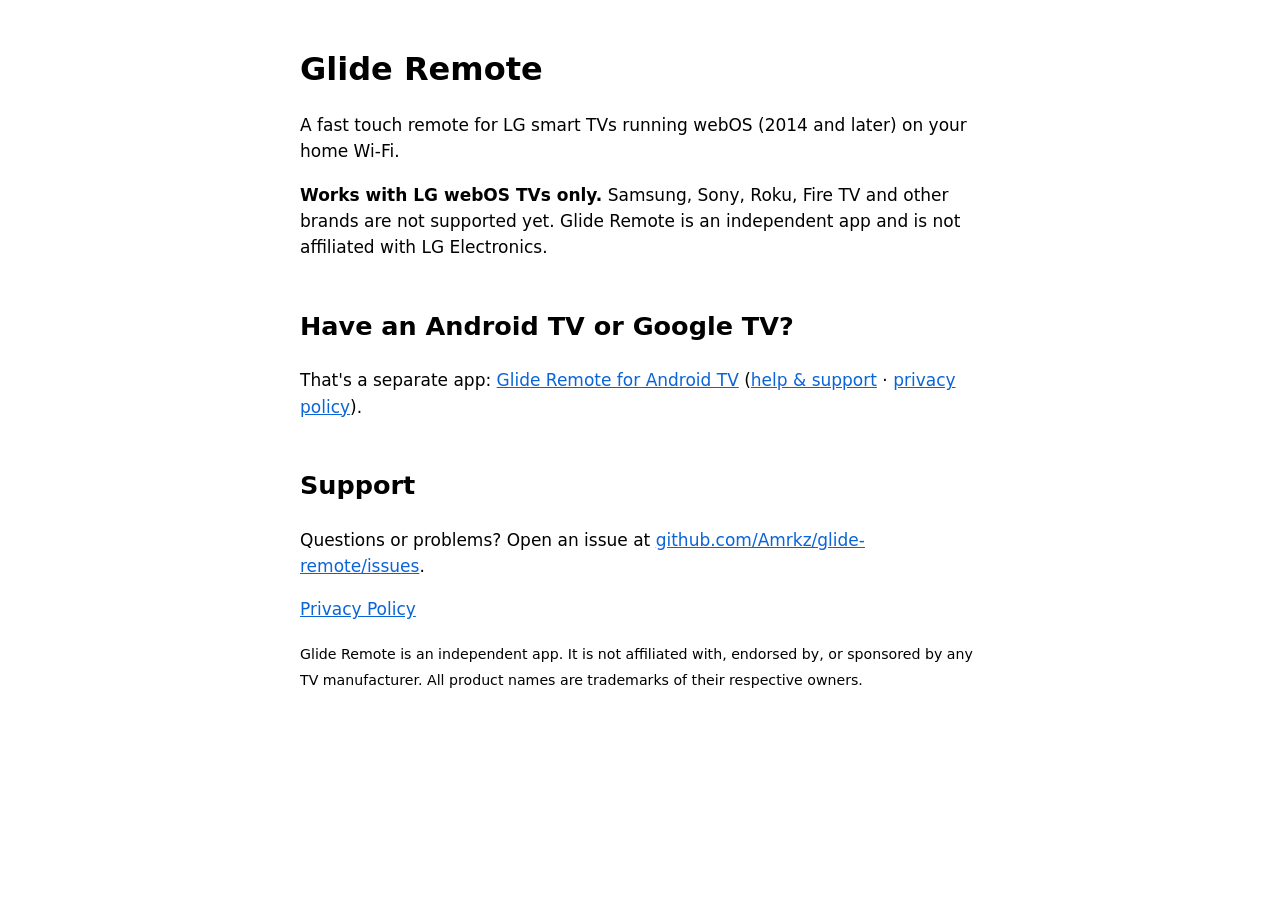
<file: index.html>
<!doctype html>
<html lang="en">
<head>
<meta charset="utf-8">
<meta name="viewport" content="width=device-width, initial-scale=1">
<title>Glide Remote</title>
<style>
  :root { color-scheme: light dark; }
  body { font: 17px/1.55 -apple-system, system-ui, sans-serif; max-width: 680px; margin: 0 auto; padding: 24px 16px 64px; }
  h1 { font-size: 2rem; margin-bottom: 0.2em; }
  h2 { margin-top: 1.8em; }
  a { color: #0a64d8; }
</style>
</head>
<body>
<h1>Glide Remote</h1>
<p>A fast touch remote for LG smart TVs running webOS (2014 and later) on your home Wi-Fi.</p>
<p><strong>Works with LG webOS TVs only.</strong> Samsung, Sony, Roku, Fire TV and other brands are not supported yet. Glide Remote is an independent app and is not affiliated with LG Electronics.</p>
<h2>Have an Android TV or Google TV?</h2>
<p>That's a separate app: <a href="android-tv/">Glide Remote for Android TV</a> (<a href="android-tv/support.html">help &amp; support</a> · <a href="android-tv/privacy.html">privacy policy</a>).</p>
<h2>Support</h2>
<p>Questions or problems? Open an issue at <a href="https://github.com/Amrkz/glide-remote/issues">github.com/Amrkz/glide-remote/issues</a>.</p>
<p><a href="privacy.html">Privacy Policy</a></p>
<p><small>Glide Remote is an independent app. It is not affiliated with, endorsed by, or sponsored by any TV manufacturer. All product names are trademarks of their respective owners.</small></p>
</body>
</html>
</file>
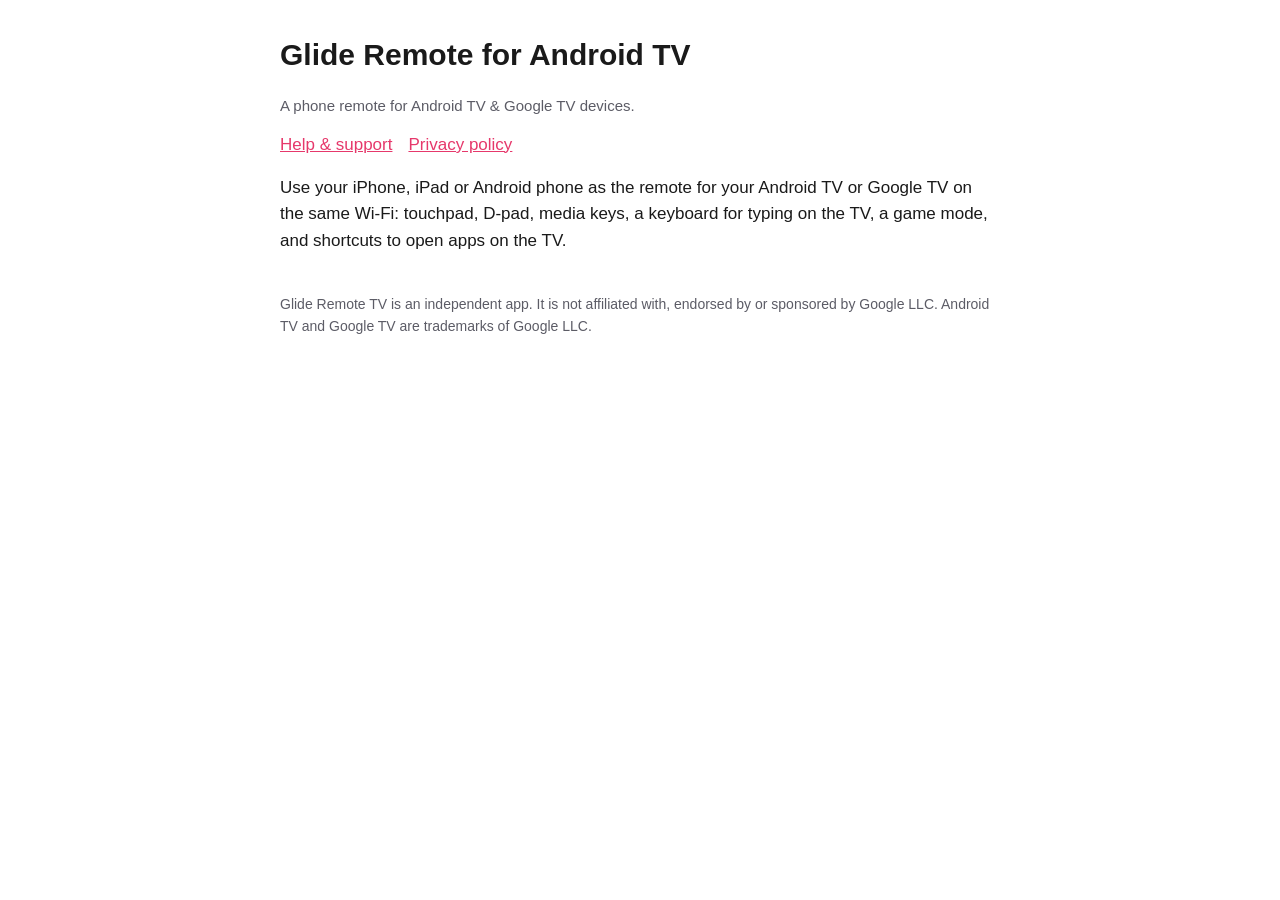
<file: android-tv/index.html>
<!doctype html>
<html lang="en"><head><meta charset="utf-8"><meta name="viewport" content="width=device-width,initial-scale=1">
<title>Glide Remote for Android TV</title><link rel="stylesheet" href="style.css"></head>
<body><main>
<h1>Glide Remote for Android TV</h1>
<p class="muted">A phone remote for Android TV &amp; Google TV devices.</p>
<nav><a href="support.html">Help &amp; support</a><a href="privacy.html">Privacy policy</a></nav>
<p>Use your iPhone, iPad or Android phone as the remote for your Android TV or Google TV on the same Wi‑Fi: touchpad, D‑pad, media keys, a keyboard for typing on the TV, a game mode, and shortcuts to open apps on the TV.</p>
<footer>Glide Remote TV is an independent app. It is not affiliated with, endorsed by or sponsored by Google LLC. Android TV and Google TV are trademarks of Google LLC.</footer>
</main></body></html>
</file>
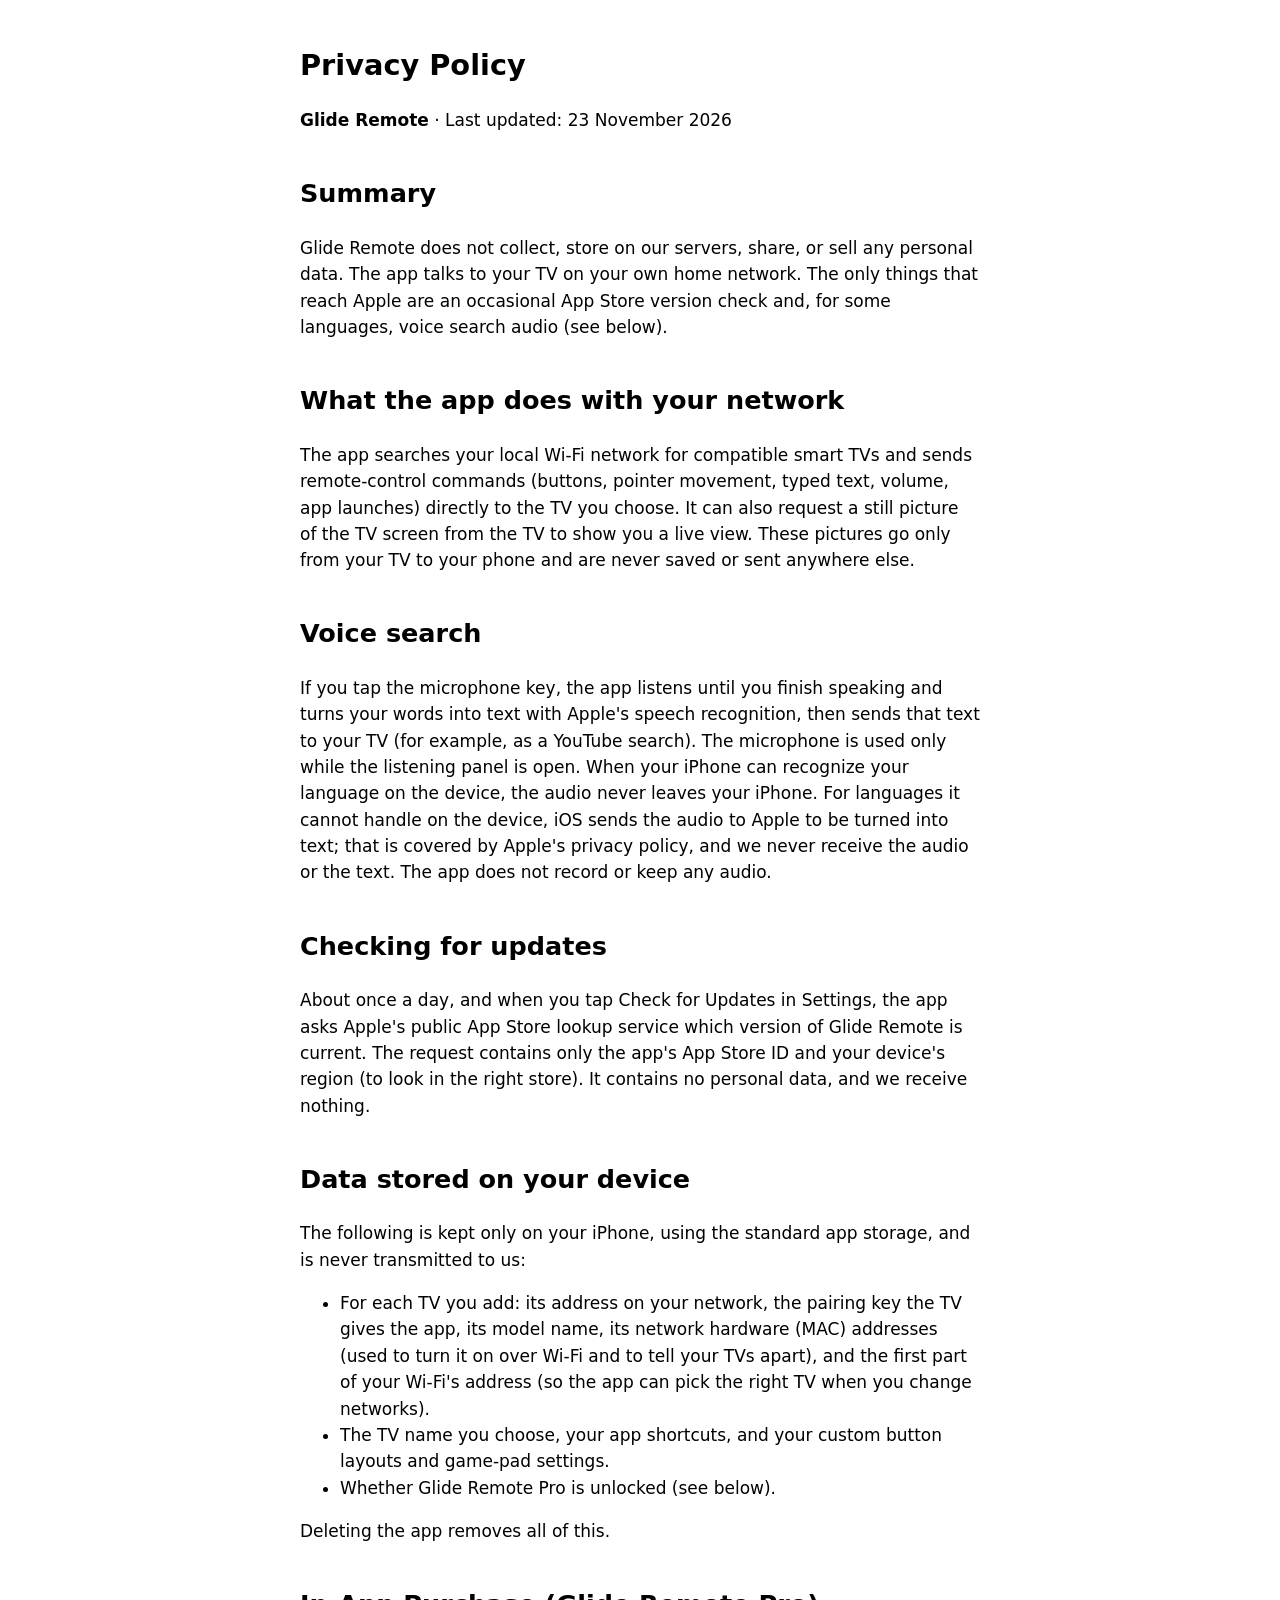
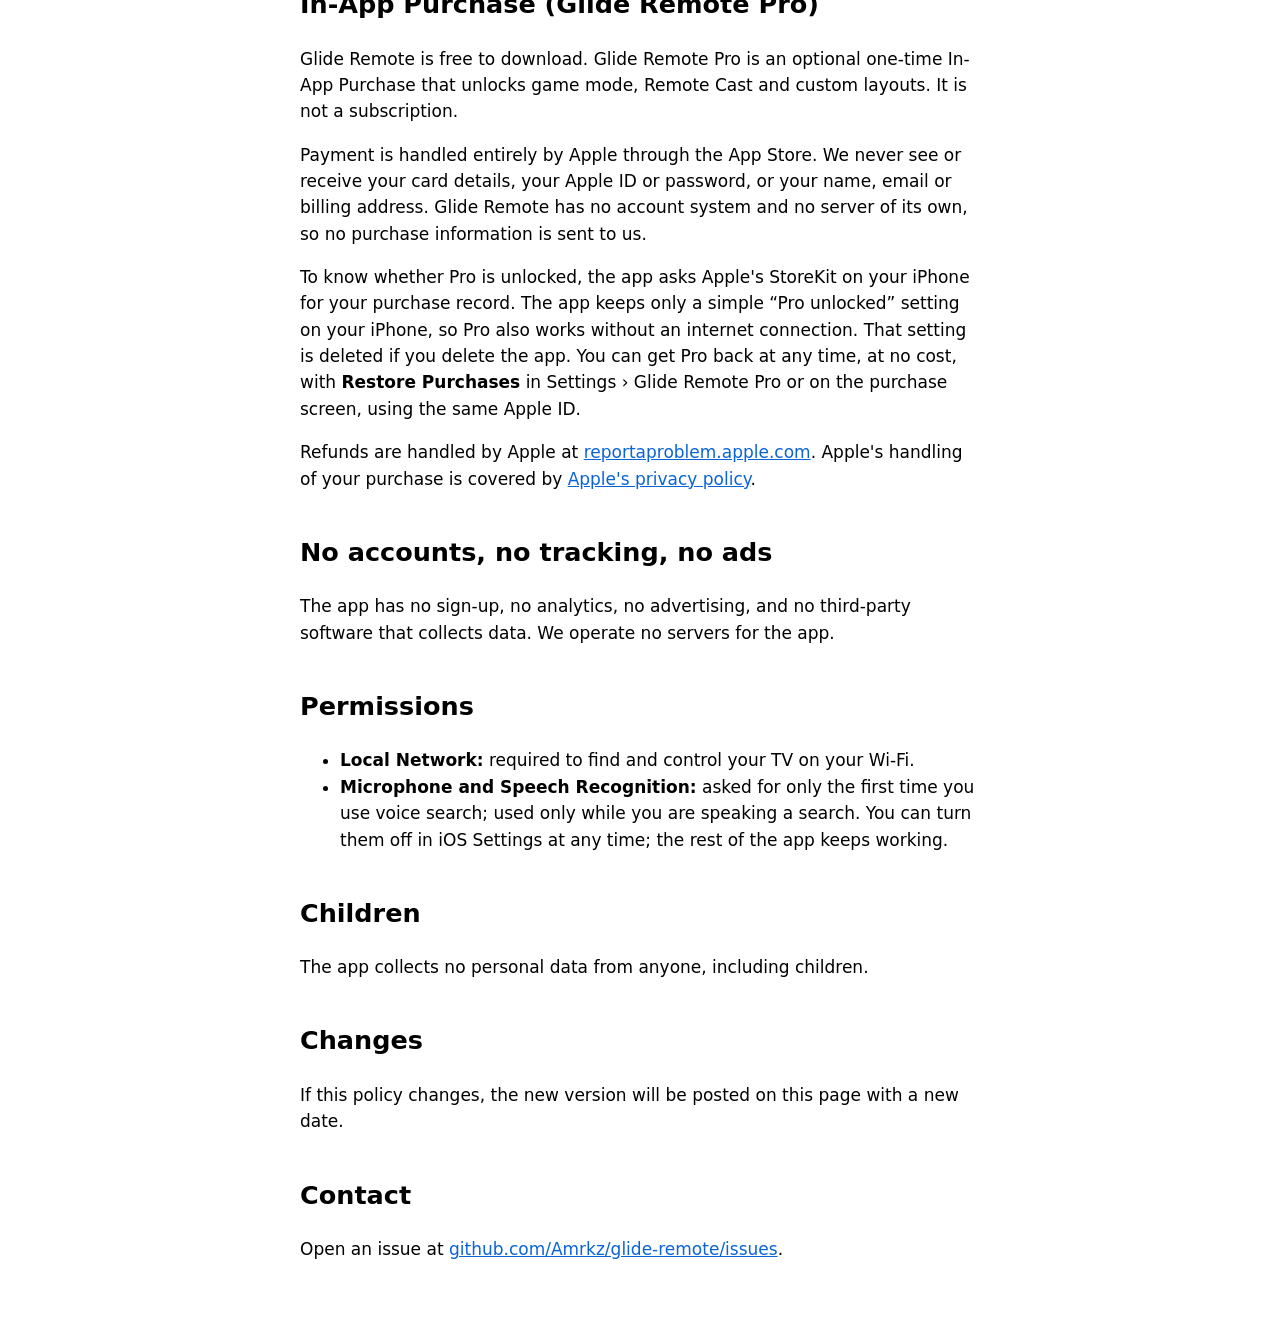
<file: privacy.html>
<!doctype html>
<html lang="en">
<head>
<meta charset="utf-8">
<meta name="viewport" content="width=device-width, initial-scale=1">
<title>Glide Remote – Privacy Policy</title>
<style>
  :root { color-scheme: light dark; }
  body { font: 17px/1.55 -apple-system, system-ui, sans-serif; max-width: 680px; margin: 0 auto; padding: 24px 16px 64px; }
  h1 { font-size: 1.8rem; }
  h2 { margin-top: 1.6em; }
  a { color: #0a64d8; }
</style>
</head>
<body>
<h1>Privacy Policy</h1>
<p><strong>Glide Remote</strong> &middot; Last updated: 23 November 2026</p>

<h2>Summary</h2>
<p>Glide Remote does not collect, store on our servers, share, or sell any personal data. The app talks to your TV on your own home network. The only things that reach Apple are an occasional App Store version check and, for some languages, voice search audio (see below).</p>

<h2>What the app does with your network</h2>
<p>The app searches your local Wi-Fi network for compatible smart TVs and sends remote-control commands (buttons, pointer movement, typed text, volume, app launches) directly to the TV you choose. It can also request a still picture of the TV screen from the TV to show you a live view. These pictures go only from your TV to your phone and are never saved or sent anywhere else.</p>

<h2>Voice search</h2>
<p>If you tap the microphone key, the app listens until you finish speaking and turns your words into text with Apple's speech recognition, then sends that text to your TV (for example, as a YouTube search). The microphone is used only while the listening panel is open. When your iPhone can recognize your language on the device, the audio never leaves your iPhone. For languages it cannot handle on the device, iOS sends the audio to Apple to be turned into text; that is covered by Apple's privacy policy, and we never receive the audio or the text. The app does not record or keep any audio.</p>

<h2>Checking for updates</h2>
<p>About once a day, and when you tap Check for Updates in Settings, the app asks Apple's public App Store lookup service which version of Glide Remote is current. The request contains only the app's App Store ID and your device's region (to look in the right store). It contains no personal data, and we receive nothing.</p>

<h2>Data stored on your device</h2>
<p>The following is kept only on your iPhone, using the standard app storage, and is never transmitted to us:</p>
<ul>
  <li>For each TV you add: its address on your network, the pairing key the TV gives the app, its model name, its network hardware (MAC) addresses (used to turn it on over Wi-Fi and to tell your TVs apart), and the first part of your Wi-Fi's address (so the app can pick the right TV when you change networks).</li>
  <li>The TV name you choose, your app shortcuts, and your custom button layouts and game-pad settings.</li>
  <li>Whether Glide Remote Pro is unlocked (see below).</li>
</ul>
<p>Deleting the app removes all of this.</p>

<h2>In-App Purchase (Glide Remote Pro)</h2>
<p>Glide Remote is free to download. Glide Remote Pro is an optional one-time In-App Purchase that unlocks game mode, Remote Cast and custom layouts. It is not a subscription.</p>
<p>Payment is handled entirely by Apple through the App Store. We never see or receive your card details, your Apple ID or password, or your name, email or billing address. Glide Remote has no account system and no server of its own, so no purchase information is sent to us.</p>
<p>To know whether Pro is unlocked, the app asks Apple's StoreKit on your iPhone for your purchase record. The app keeps only a simple &ldquo;Pro unlocked&rdquo; setting on your iPhone, so Pro also works without an internet connection. That setting is deleted if you delete the app. You can get Pro back at any time, at no cost, with <strong>Restore Purchases</strong> in Settings &rsaquo; Glide Remote Pro or on the purchase screen, using the same Apple ID.</p>
<p>Refunds are handled by Apple at <a href="https://reportaproblem.apple.com">reportaproblem.apple.com</a>. Apple's handling of your purchase is covered by <a href="https://www.apple.com/legal/privacy/">Apple's privacy policy</a>.</p>

<h2>No accounts, no tracking, no ads</h2>
<p>The app has no sign-up, no analytics, no advertising, and no third-party software that collects data. We operate no servers for the app.</p>

<h2>Permissions</h2>
<ul>
  <li><strong>Local Network:</strong> required to find and control your TV on your Wi-Fi.</li>
  <li><strong>Microphone and Speech Recognition:</strong> asked for only the first time you use voice search; used only while you are speaking a search. You can turn them off in iOS Settings at any time; the rest of the app keeps working.</li>
</ul>

<h2>Children</h2>
<p>The app collects no personal data from anyone, including children.</p>

<h2>Changes</h2>
<p>If this policy changes, the new version will be posted on this page with a new date.</p>

<h2>Contact</h2>
<p>Open an issue at <a href="https://github.com/Amrkz/glide-remote/issues">github.com/Amrkz/glide-remote/issues</a>.</p>
</body>
</html>
</file>
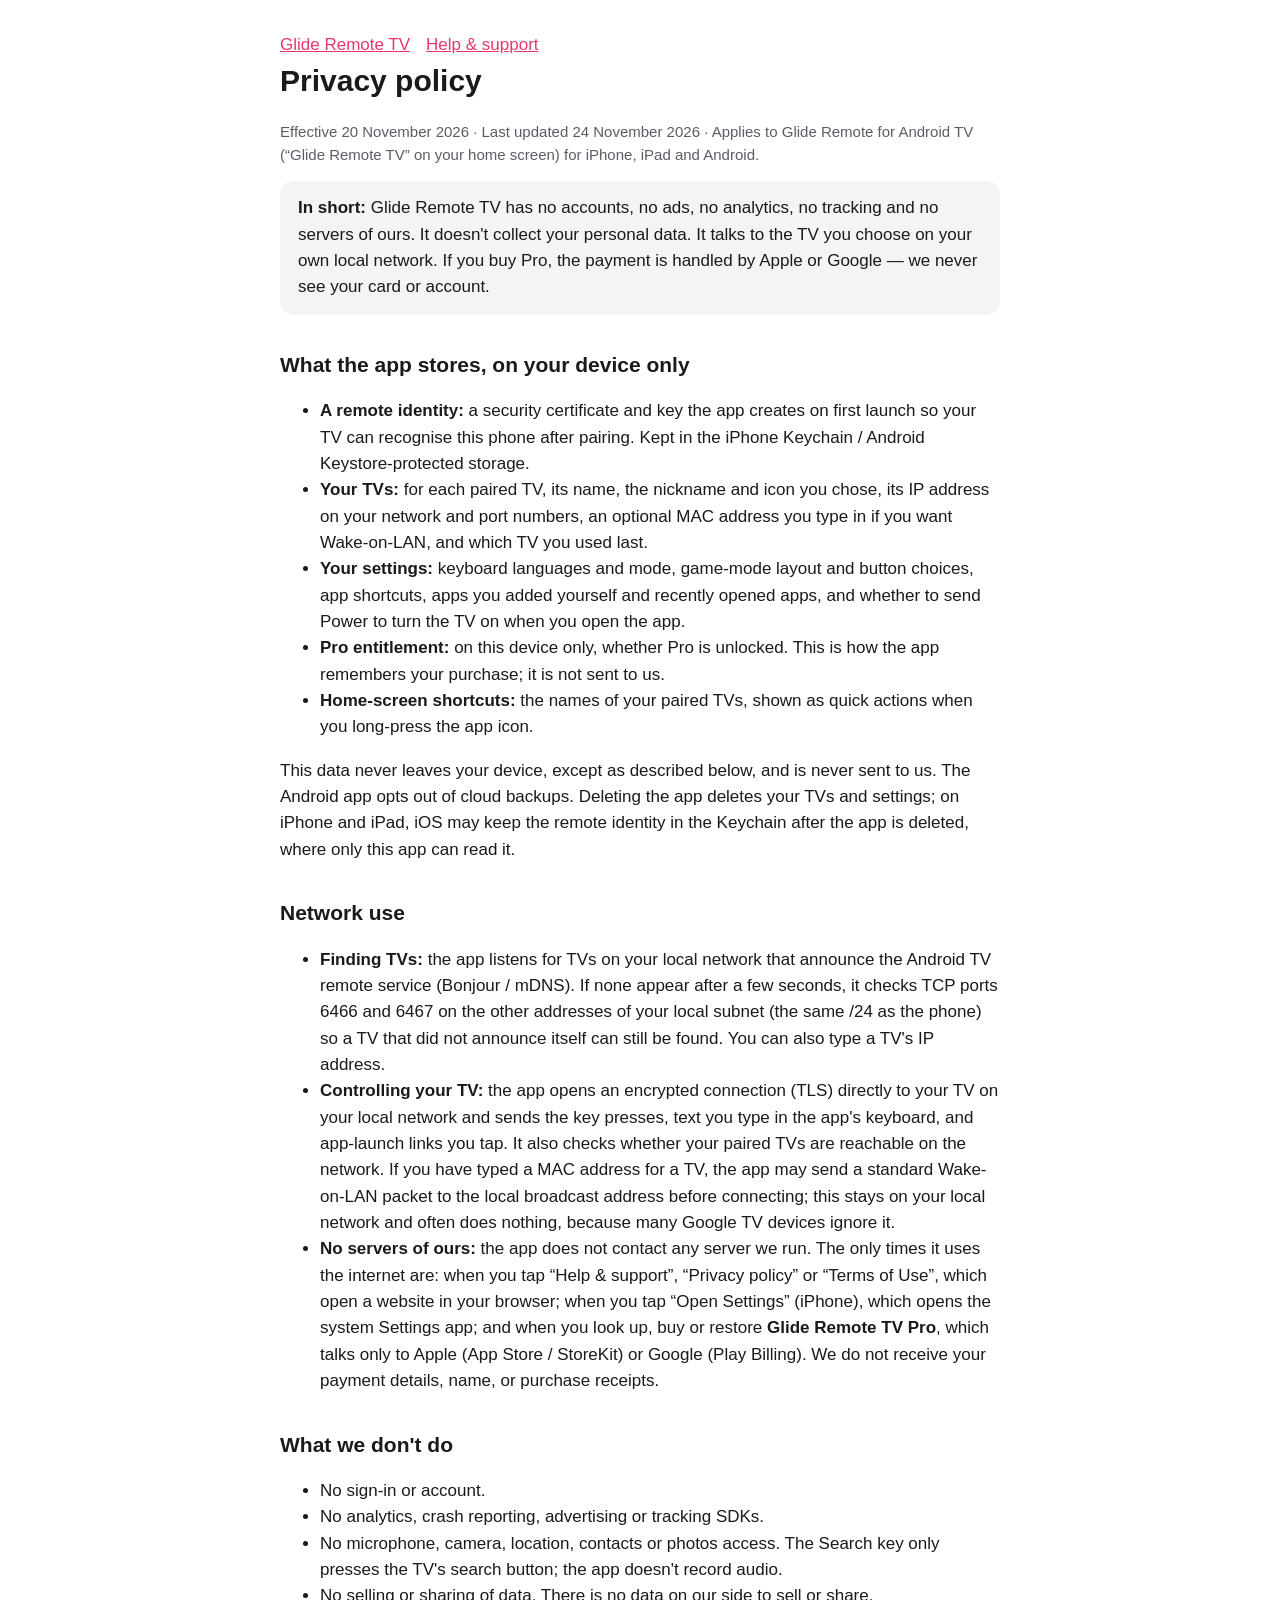
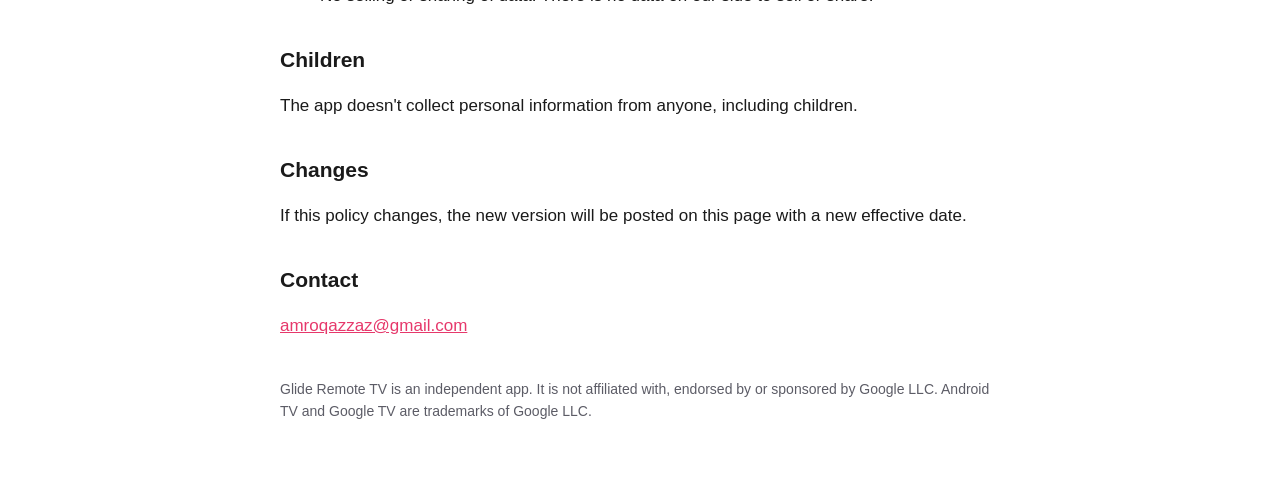
<file: android-tv/privacy.html>
<!doctype html>
<html lang="en"><head><meta charset="utf-8"><meta name="viewport" content="width=device-width,initial-scale=1">
<title>Glide Remote for Android TV – Privacy policy</title><link rel="stylesheet" href="style.css"></head>
<body><main>
<nav><a href="index.html">Glide Remote TV</a><a href="support.html">Help &amp; support</a></nav>
<h1>Privacy policy</h1>
<p class="muted">Effective 20 November 2026 · Last updated 24 November 2026 · Applies to Glide Remote for Android TV (“Glide Remote TV” on your home screen) for iPhone, iPad and Android.</p>

<div class="card"><strong>In short:</strong> Glide Remote TV has no accounts, no ads, no analytics, no tracking and no servers of ours. It doesn't collect your personal data. It talks to the TV you choose on your own local network. If you buy Pro, the payment is handled by Apple or Google — we never see your card or account.</div>

<h2>What the app stores, on your device only</h2>
<ul>
<li><strong>A remote identity:</strong> a security certificate and key the app creates on first launch so your TV can recognise this phone after pairing. Kept in the iPhone Keychain / Android Keystore‑protected storage.</li>
<li><strong>Your TVs:</strong> for each paired TV, its name, the nickname and icon you chose, its IP address on your network and port numbers, an optional MAC address you type in if you want Wake-on-LAN, and which TV you used last.</li>
<li><strong>Your settings:</strong> keyboard languages and mode, game‑mode layout and button choices, app shortcuts, apps you added yourself and recently opened apps, and whether to send Power to turn the TV on when you open the app.</li>
<li><strong>Pro entitlement:</strong> on this device only, whether Pro is unlocked. This is how the app remembers your purchase; it is not sent to us.</li>
<li><strong>Home‑screen shortcuts:</strong> the names of your paired TVs, shown as quick actions when you long‑press the app icon.</li>
</ul>
<p>This data never leaves your device, except as described below, and is never sent to us. The Android app opts out of cloud backups. Deleting the app deletes your TVs and settings; on iPhone and iPad, iOS may keep the remote identity in the Keychain after the app is deleted, where only this app can read it.</p>

<h2>Network use</h2>
<ul>
<li><strong>Finding TVs:</strong> the app listens for TVs on your local network that announce the Android TV remote service (Bonjour / mDNS). If none appear after a few seconds, it checks TCP ports 6466 and 6467 on the other addresses of your local subnet (the same /24 as the phone) so a TV that did not announce itself can still be found. You can also type a TV's IP address.</li>
<li><strong>Controlling your TV:</strong> the app opens an encrypted connection (TLS) directly to your TV on your local network and sends the key presses, text you type in the app's keyboard, and app-launch links you tap. It also checks whether your paired TVs are reachable on the network. If you have typed a MAC address for a TV, the app may send a standard Wake-on-LAN packet to the local broadcast address before connecting; this stays on your local network and often does nothing, because many Google TV devices ignore it.</li>
<li><strong>No servers of ours:</strong> the app does not contact any server we run. The only times it uses the internet are: when you tap “Help &amp; support”, “Privacy policy” or “Terms of Use”, which open a website in your browser; when you tap “Open Settings” (iPhone), which opens the system Settings app; and when you look up, buy or restore <strong>Glide Remote TV Pro</strong>, which talks only to Apple (App Store / StoreKit) or Google (Play Billing). We do not receive your payment details, name, or purchase receipts.</li>
</ul>

<h2>What we don't do</h2>
<ul>
<li>No sign‑in or account.</li>
<li>No analytics, crash reporting, advertising or tracking SDKs.</li>
<li>No microphone, camera, location, contacts or photos access. The Search key only presses the TV's search button; the app doesn't record audio.</li>
<li>No selling or sharing of data. There is no data on our side to sell or share.</li>
</ul>

<h2>Children</h2>
<p>The app doesn't collect personal information from anyone, including children.</p>

<h2>Changes</h2>
<p>If this policy changes, the new version will be posted on this page with a new effective date.</p>

<h2>Contact</h2>
<p><a href="mailto:amroqazzaz@gmail.com">amroqazzaz@gmail.com</a></p>

<footer>Glide Remote TV is an independent app. It is not affiliated with, endorsed by or sponsored by Google LLC. Android TV and Google TV are trademarks of Google LLC.</footer>
</main></body></html>
</file>
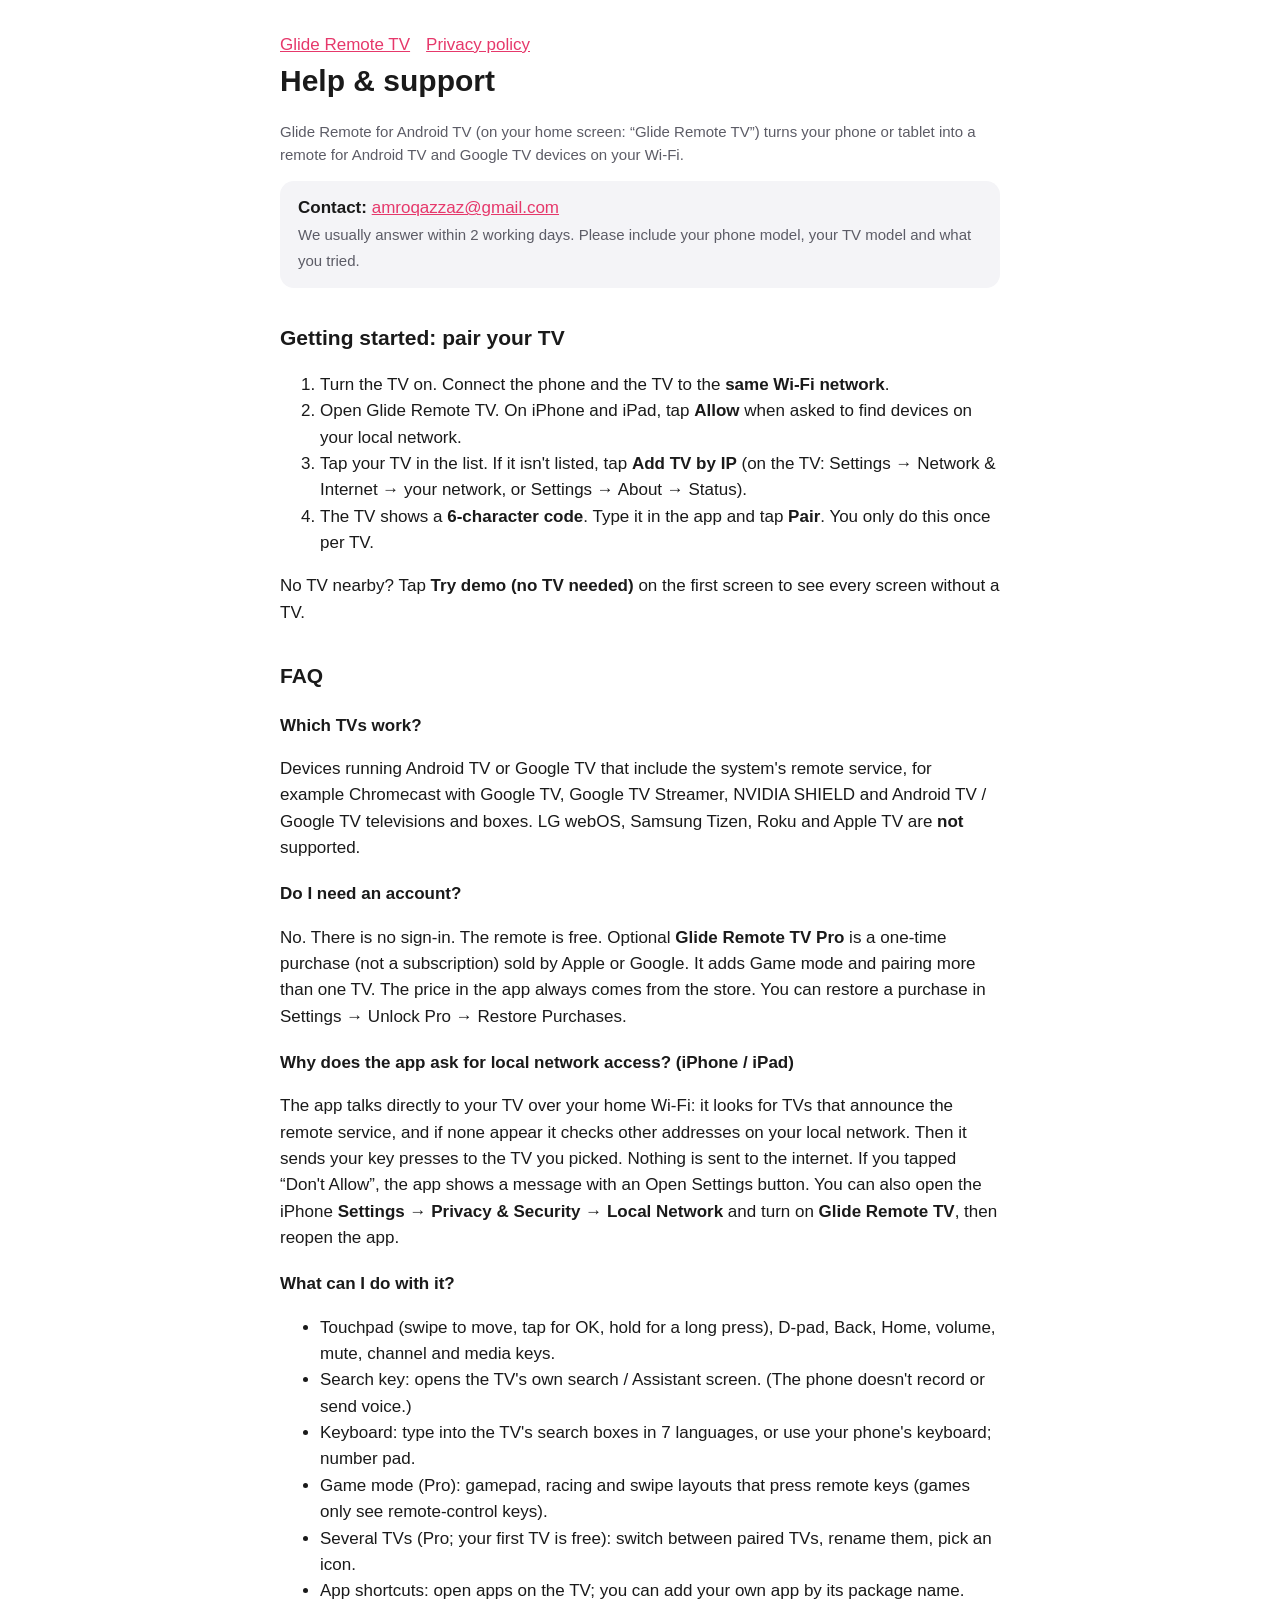
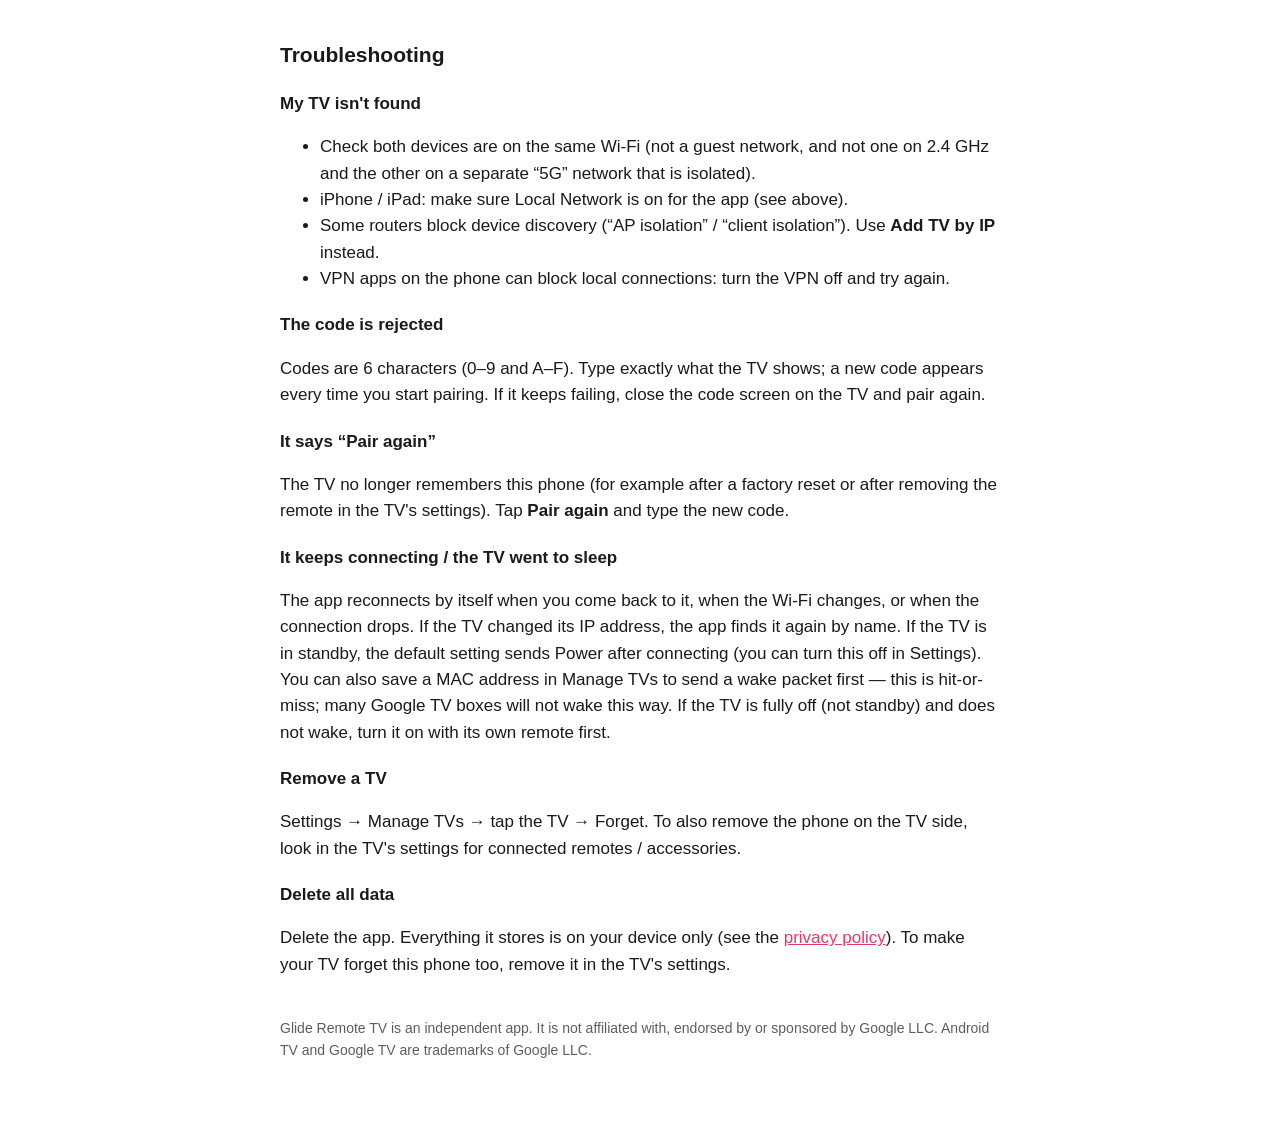
<file: android-tv/support.html>
<!doctype html>
<html lang="en"><head><meta charset="utf-8"><meta name="viewport" content="width=device-width,initial-scale=1">
<title>Glide Remote for Android TV – Help &amp; support</title><link rel="stylesheet" href="style.css"></head>
<body><main>
<nav><a href="index.html">Glide Remote TV</a><a href="privacy.html">Privacy policy</a></nav>
<h1>Help &amp; support</h1>
<p class="muted">Glide Remote for Android TV (on your home screen: “Glide Remote TV”) turns your phone or tablet into a remote for Android TV and Google TV devices on your Wi‑Fi.</p>

<div class="card"><strong>Contact:</strong> <a href="mailto:amroqazzaz@gmail.com">amroqazzaz@gmail.com</a><br>
<span class="muted">We usually answer within 2 working days. Please include your phone model, your TV model and what you tried.</span></div>

<h2>Getting started: pair your TV</h2>
<ol>
<li>Turn the TV on. Connect the phone and the TV to the <strong>same Wi‑Fi network</strong>.</li>
<li>Open Glide Remote TV. On iPhone and iPad, tap <strong>Allow</strong> when asked to find devices on your local network.</li>
<li>Tap your TV in the list. If it isn't listed, tap <strong>Add TV by IP</strong> (on the TV: Settings → Network &amp; Internet → your network, or Settings → About → Status).</li>
<li>The TV shows a <strong>6‑character code</strong>. Type it in the app and tap <strong>Pair</strong>. You only do this once per TV.</li>
</ol>
<p>No TV nearby? Tap <strong>Try demo (no TV needed)</strong> on the first screen to see every screen without a TV.</p>

<h2>FAQ</h2>
<h3>Which TVs work?</h3>
<p>Devices running Android TV or Google TV that include the system's remote service, for example Chromecast with Google TV, Google TV Streamer, NVIDIA SHIELD and Android TV / Google TV televisions and boxes. LG webOS, Samsung Tizen, Roku and Apple TV are <strong>not</strong> supported.</p>
<h3>Do I need an account?</h3>
<p>No. There is no sign‑in. The remote is free. Optional <strong>Glide Remote TV Pro</strong> is a one-time purchase (not a subscription) sold by Apple or Google. It adds Game mode and pairing more than one TV. The price in the app always comes from the store. You can restore a purchase in Settings → Unlock Pro → Restore Purchases.</p>
<h3>Why does the app ask for local network access? (iPhone / iPad)</h3>
<p>The app talks directly to your TV over your home Wi-Fi: it looks for TVs that announce the remote service, and if none appear it checks other addresses on your local network. Then it sends your key presses to the TV you picked. Nothing is sent to the internet. If you tapped “Don't Allow”, the app shows a message with an Open Settings button. You can also open the iPhone <strong>Settings → Privacy &amp; Security → Local Network</strong> and turn on <strong>Glide Remote TV</strong>, then reopen the app.</p>
<h3>What can I do with it?</h3>
<ul>
<li>Touchpad (swipe to move, tap for OK, hold for a long press), D‑pad, Back, Home, volume, mute, channel and media keys.</li>
<li>Search key: opens the TV's own search / Assistant screen. (The phone doesn't record or send voice.)</li>
<li>Keyboard: type into the TV's search boxes in 7 languages, or use your phone's keyboard; number pad.</li>
<li>Game mode (Pro): gamepad, racing and swipe layouts that press remote keys (games only see remote‑control keys).</li>
<li>Several TVs (Pro; your first TV is free): switch between paired TVs, rename them, pick an icon.</li>
<li>App shortcuts: open apps on the TV; you can add your own app by its package name.</li>
</ul>

<h2>Troubleshooting</h2>
<h3>My TV isn't found</h3>
<ul>
<li>Check both devices are on the same Wi‑Fi (not a guest network, and not one on 2.4 GHz and the other on a separate “5G” network that is isolated).</li>
<li>iPhone / iPad: make sure Local Network is on for the app (see above).</li>
<li>Some routers block device discovery (“AP isolation” / “client isolation”). Use <strong>Add TV by IP</strong> instead.</li>
<li>VPN apps on the phone can block local connections: turn the VPN off and try again.</li>
</ul>
<h3>The code is rejected</h3>
<p>Codes are 6 characters (0–9 and A–F). Type exactly what the TV shows; a new code appears every time you start pairing. If it keeps failing, close the code screen on the TV and pair again.</p>
<h3>It says “Pair again”</h3>
<p>The TV no longer remembers this phone (for example after a factory reset or after removing the remote in the TV's settings). Tap <strong>Pair again</strong> and type the new code.</p>
<h3>It keeps connecting / the TV went to sleep</h3>
<p>The app reconnects by itself when you come back to it, when the Wi-Fi changes, or when the connection drops. If the TV changed its IP address, the app finds it again by name. If the TV is in standby, the default setting sends Power after connecting (you can turn this off in Settings). You can also save a MAC address in Manage TVs to send a wake packet first — this is hit-or-miss; many Google TV boxes will not wake this way. If the TV is fully off (not standby) and does not wake, turn it on with its own remote first.</p>
<h3>Remove a TV</h3>
<p>Settings → Manage TVs → tap the TV → Forget. To also remove the phone on the TV side, look in the TV's settings for connected remotes / accessories.</p>
<h3>Delete all data</h3>
<p>Delete the app. Everything it stores is on your device only (see the <a href="privacy.html">privacy policy</a>). To make your TV forget this phone too, remove it in the TV's settings.</p>

<footer>Glide Remote TV is an independent app. It is not affiliated with, endorsed by or sponsored by Google LLC. Android TV and Google TV are trademarks of Google LLC.</footer>
</main></body></html>
</file>
<file: android-tv/style.css>
:root{color-scheme:light dark;--fg:#1a1a1a;--muted:#5c5c66;--bg:#fff;--card:#f4f4f7;--accent:#E6386B}
@media (prefers-color-scheme:dark){:root{--fg:#f2f2f5;--muted:#a3a3ad;--bg:#0E0F12;--card:#1c1d22}}
*{box-sizing:border-box}body{margin:0;font:17px/1.55 -apple-system,BlinkMacSystemFont,"Segoe UI",Roboto,"Noto Sans Arabic",sans-serif;color:var(--fg);background:var(--bg)}
main{max-width:760px;margin:0 auto;padding:32px 20px 64px}h1{font-size:30px;margin:0 0 4px}h2{font-size:21px;margin:34px 0 8px}h3{font-size:17px;margin:20px 0 4px}
p,li{color:var(--fg)}.muted{color:var(--muted);font-size:15px}a{color:var(--accent)}nav a{margin-right:16px}
.card{background:var(--card);border-radius:14px;padding:14px 18px;margin:12px 0}code{font-size:15px}
footer{margin-top:40px;font-size:14px;color:var(--muted)}
</file>
